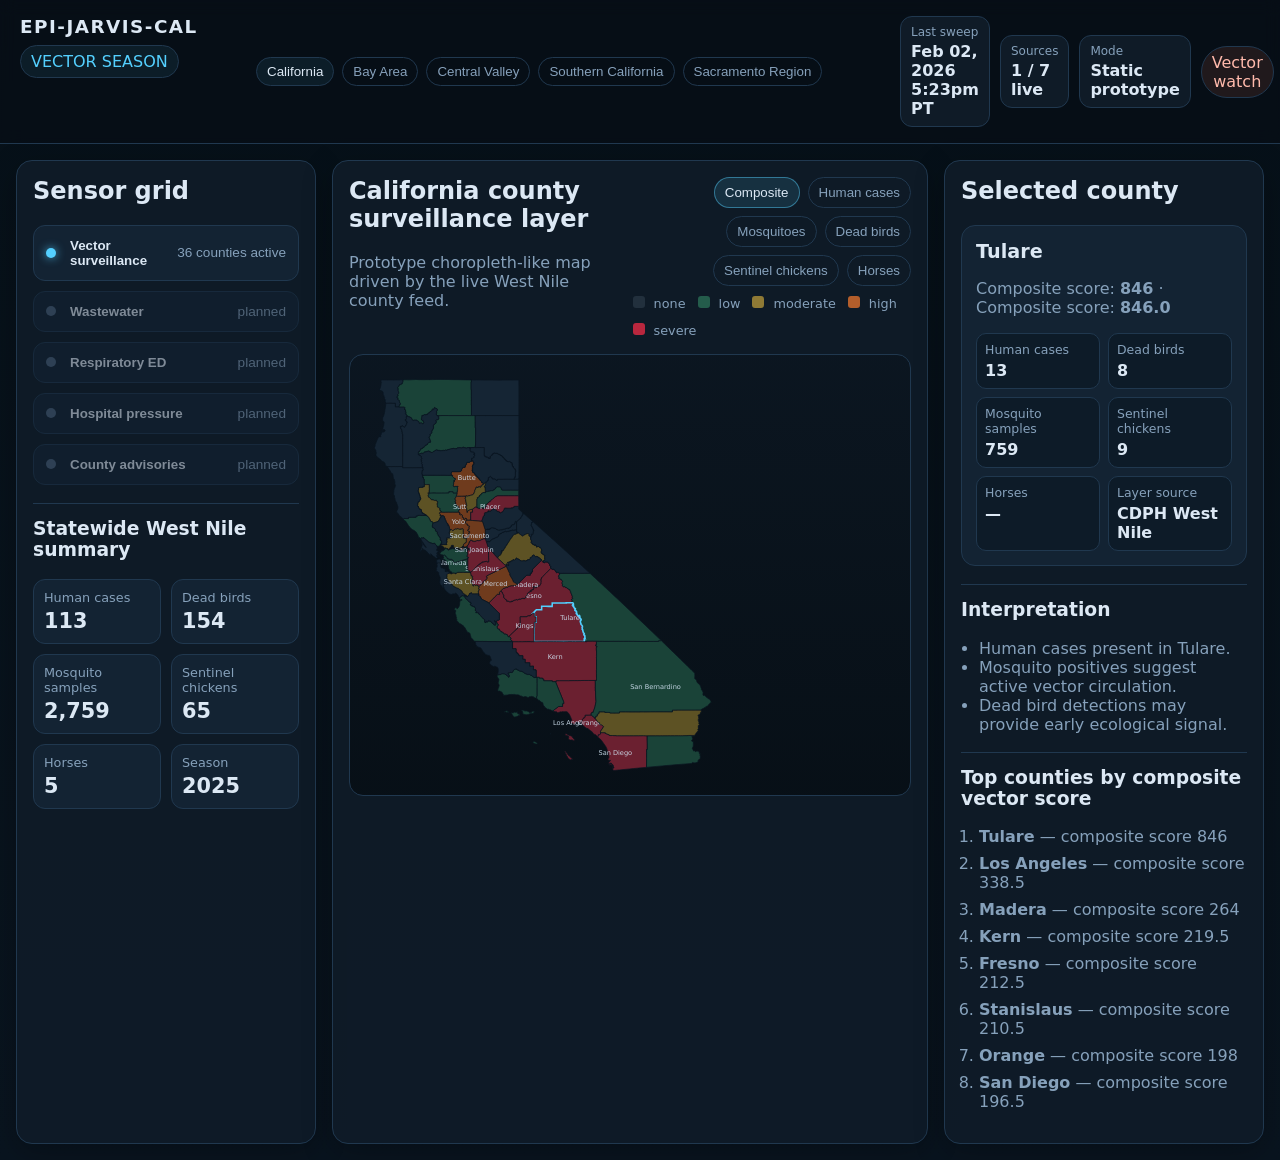
<file: frontend/public/index.html>
<!doctype html>
<html lang="en">
  <head>
    <meta charset="UTF-8" />
    <meta name="viewport" content="width=device-width, initial-scale=1.0" />
    <title>Epi-Jarvis-Cal — Static Prototype</title>
    <link rel="stylesheet" href="../src/styles.css" />
  </head>
  <body>
    <div id="app">
      <header class="topbar">
        <div>
          <div class="brand">EPI-JARVIS-CAL</div>
          <div class="mode-chip">VECTOR SEASON</div>
        </div>
        <nav class="region-tabs">
          <button class="tab active">California</button>
          <button class="tab">Bay Area</button>
          <button class="tab">Central Valley</button>
          <button class="tab">Southern California</button>
          <button class="tab">Sacramento Region</button>
        </nav>
        <div class="status-cluster">
          <div class="status-item"><span>Last sweep</span><strong id="last-updated">—</strong></div>
          <div class="status-item"><span>Sources</span><strong>1 / 7 live</strong></div>
          <div class="status-item"><span>Mode</span><strong>Static prototype</strong></div>
          <div class="status-pill elevated">Vector watch</div>
        </div>
      </header>

      <main class="layout">
        <aside class="left-rail panel">
          <h2>Sensor grid</h2>
          <div class="sensor-list">
            <button class="sensor active">
              <span class="dot active"></span>
              <span class="sensor-name">Vector surveillance</span>
              <span class="sensor-meta" id="active-county-count">— counties active</span>
            </button>
            <button class="sensor disabled"><span class="dot"></span><span class="sensor-name">Wastewater</span><span class="sensor-meta">planned</span></button>
            <button class="sensor disabled"><span class="dot"></span><span class="sensor-name">Respiratory ED</span><span class="sensor-meta">planned</span></button>
            <button class="sensor disabled"><span class="dot"></span><span class="sensor-name">Hospital pressure</span><span class="sensor-meta">planned</span></button>
            <button class="sensor disabled"><span class="dot"></span><span class="sensor-name">County advisories</span><span class="sensor-meta">planned</span></button>
          </div>

          <section class="panel-subsection">
            <h3>Statewide West Nile summary</h3>
            <div class="metric-grid" id="summary-grid"></div>
          </section>
        </aside>

        <section class="center panel">
          <div class="panel-head">
            <div>
              <h2>California county surveillance layer</h2>
              <p>Prototype choropleth-like map driven by the live West Nile county feed.</p>
            </div>
            <div class="panel-head-right">
              <div class="layer-controls" id="layer-controls" aria-label="Metric layer controls">
                <button class="layer-chip active" data-layer="composite">Composite</button>
                <button class="layer-chip" data-layer="human_cases">Human cases</button>
                <button class="layer-chip" data-layer="mosquito_samples">Mosquitoes</button>
                <button class="layer-chip" data-layer="dead_birds">Dead birds</button>
                <button class="layer-chip" data-layer="sentinel_chickens">Sentinel chickens</button>
                <button class="layer-chip" data-layer="horses">Horses</button>
              </div>
              <div class="legend" id="map-legend">
                <span><i class="swatch level-0"></i> none</span>
                <span><i class="swatch level-1"></i> low</span>
                <span><i class="swatch level-2"></i> moderate</span>
                <span><i class="swatch level-3"></i> high</span>
                <span><i class="swatch level-4"></i> severe</span>
              </div>
            </div>
          </div>

          <div class="map-shell">
            <svg id="county-map" class="county-map" viewBox="0 0 900 700" aria-label="California county map"></svg>
          </div>
        </section>

        <aside class="right-rail panel">
          <section>
            <h2>Selected county</h2>
            <div id="county-detail" class="county-detail">
              <div class="detail-name">Select a county</div>
              <p class="detail-copy">Click any county tile to inspect the current West Nile surveillance counts.</p>
            </div>
          </section>

          <section class="panel-subsection">
            <h3>Interpretation</h3>
            <ul class="insight-list" id="insight-list">
              <li>Initial live layer uses West Nile only.</li>
              <li>Counts reflect current site extraction, not adjudicated risk.</li>
              <li>Additional layers will improve signal concordance.</li>
            </ul>
          </section>

          <section class="panel-subsection">
            <h3>Top counties by composite vector score</h3>
            <ol id="top-counties" class="top-list"></ol>
          </section>
        </aside>
      </main>
    </div>

    <script type="module" src="../src/app.js"></script>
  </body>
</html>
</file>
<file: frontend/src/styles.css>
:root {
  --bg: #081018;
  --panel: #0f1b27;
  --panel-2: #132333;
  --line: #20384f;
  --text: #dce8f4;
  --muted: #86a1bb;
  --accent: #54d0ff;
  --good: #2fa36b;
  --warn: #c5a94b;
  --high: #d86a4a;
  --severe: #de3b52;
}
* { box-sizing: border-box; }
body {
  margin: 0;
  background: linear-gradient(180deg, #061018 0%, #09141f 100%);
  color: var(--text);
  font-family: Inter, ui-sans-serif, system-ui, sans-serif;
}
#app { min-height: 100vh; }
.topbar {
  display: grid;
  grid-template-columns: 220px 1fr 360px;
  gap: 16px;
  padding: 16px 20px;
  border-bottom: 1px solid var(--line);
  background: rgba(7, 14, 22, 0.88);
  position: sticky;
  top: 0;
  backdrop-filter: blur(8px);
}
.brand { font-size: 1.15rem; font-weight: 800; letter-spacing: 0.08em; }
.mode-chip, .status-pill, .tab {
  border: 1px solid var(--line);
  border-radius: 999px;
  padding: 6px 10px;
  display: inline-block;
}
.mode-chip { margin-top: 8px; color: var(--accent); background: rgba(84,208,255,0.08); }
.region-tabs { display: flex; gap: 8px; align-items: center; flex-wrap: wrap; }
.tab { background: transparent; color: var(--muted); }
.tab.active { color: var(--text); background: rgba(84,208,255,0.08); }
.status-cluster { display: grid; grid-template-columns: repeat(4, 1fr); gap: 10px; align-items: center; }
.status-item {
  background: var(--panel);
  border: 1px solid var(--line);
  border-radius: 12px;
  padding: 8px 10px;
}
.status-item span { display: block; color: var(--muted); font-size: 0.75rem; }
.status-item strong { display: block; margin-top: 3px; }
.status-pill { text-align: center; background: rgba(216,106,74,0.12); color: #ffbaac; }
.layout {
  display: grid;
  grid-template-columns: 300px 1fr 320px;
  gap: 16px;
  padding: 16px;
}
.panel {
  background: rgba(15, 27, 39, 0.95);
  border: 1px solid var(--line);
  border-radius: 16px;
  padding: 16px;
  box-shadow: 0 8px 30px rgba(0,0,0,0.25);
}
.panel h2, .panel h3 { margin-top: 0; }
.sensor-list { display: flex; flex-direction: column; gap: 10px; }
.sensor {
  display: grid;
  grid-template-columns: 14px 1fr auto;
  align-items: center;
  gap: 10px;
  width: 100%;
  padding: 12px;
  border-radius: 12px;
  border: 1px solid var(--line);
  background: var(--panel-2);
  color: var(--text);
  text-align: left;
}
.sensor.disabled { opacity: 0.55; }
.dot { width: 10px; height: 10px; border-radius: 50%; background: #49617a; }
.dot.active { background: var(--accent); box-shadow: 0 0 10px rgba(84,208,255,0.8); }
.sensor-name { font-weight: 600; }
.sensor-meta { color: var(--muted); font-size: 0.85rem; }
.panel-subsection { margin-top: 18px; padding-top: 14px; border-top: 1px solid var(--line); }
.metric-grid {
  display: grid;
  grid-template-columns: repeat(2, minmax(0,1fr));
  gap: 10px;
}
.metric-card {
  background: var(--panel-2);
  border: 1px solid var(--line);
  border-radius: 12px;
  padding: 10px;
}
.metric-label { color: var(--muted); font-size: 0.8rem; }
.metric-value { font-size: 1.3rem; font-weight: 700; margin-top: 4px; }
.panel-head { display: flex; justify-content: space-between; gap: 16px; align-items: start; }
.panel-head p { color: var(--muted); margin-bottom: 0; }
.panel-head-right { display: flex; flex-direction: column; align-items: flex-end; gap: 10px; }
.layer-controls { display: flex; gap: 8px; flex-wrap: wrap; justify-content: flex-end; }
.layer-chip {
  border: 1px solid var(--line);
  border-radius: 999px;
  padding: 7px 10px;
  background: transparent;
  color: var(--muted);
  cursor: pointer;
}
.layer-chip.active {
  background: rgba(84,208,255,0.12);
  color: var(--text);
  border-color: rgba(84,208,255,0.45);
}
.legend { display: flex; gap: 12px; flex-wrap: wrap; color: var(--muted); font-size: 0.8rem; }
.swatch { display: inline-block; width: 12px; height: 12px; border-radius: 3px; margin-right: 5px; }
.level-0 { background: #22303d; }
.level-1 { background: #245c4b; }
.level-2 { background: #8f7a35; }
.level-3 { background: #b35e2b; }
.level-4 { background: #b9273e; }
.map-shell {
  margin-top: 16px;
  border: 1px solid var(--line);
  border-radius: 14px;
  background: linear-gradient(180deg, rgba(10,20,30,0.7), rgba(7,15,22,0.95));
  padding: 10px;
}
.county-map {
  width: 100%;
  height: auto;
  display: block;
}
.county-shape {
  stroke: #0a1620;
  stroke-width: 1.2;
  cursor: pointer;
  transition: opacity 120ms ease, stroke 120ms ease, stroke-width 120ms ease;
}
.county-shape:hover,
.county-shape.active {
  stroke: var(--accent);
  stroke-width: 2.6;
  opacity: 1;
}
.map-label {
  fill: #cfe0ef;
  font-size: 11px;
  text-anchor: middle;
  pointer-events: none;
  opacity: 0.92;
}
.county-detail {
  background: var(--panel-2);
  border: 1px solid var(--line);
  border-radius: 14px;
  padding: 14px;
}
.detail-name { font-size: 1.2rem; font-weight: 800; }
.detail-copy { color: var(--muted); }
.detail-grid {
  display: grid;
  grid-template-columns: repeat(2, minmax(0,1fr));
  gap: 8px;
  margin-top: 12px;
}
.detail-stat {
  border: 1px solid var(--line);
  border-radius: 10px;
  padding: 8px;
  background: rgba(9,20,31,0.55);
}
.detail-stat span { display: block; color: var(--muted); font-size: 0.78rem; }
.detail-stat strong { display: block; margin-top: 4px; font-size: 1rem; }
.insight-list, .top-list { color: var(--muted); padding-left: 18px; }
.top-list li { margin-bottom: 8px; }
@media (max-width: 1200px) {
  .topbar, .layout { grid-template-columns: 1fr; }
  .status-cluster { grid-template-columns: repeat(2, 1fr); }
}
</file>
